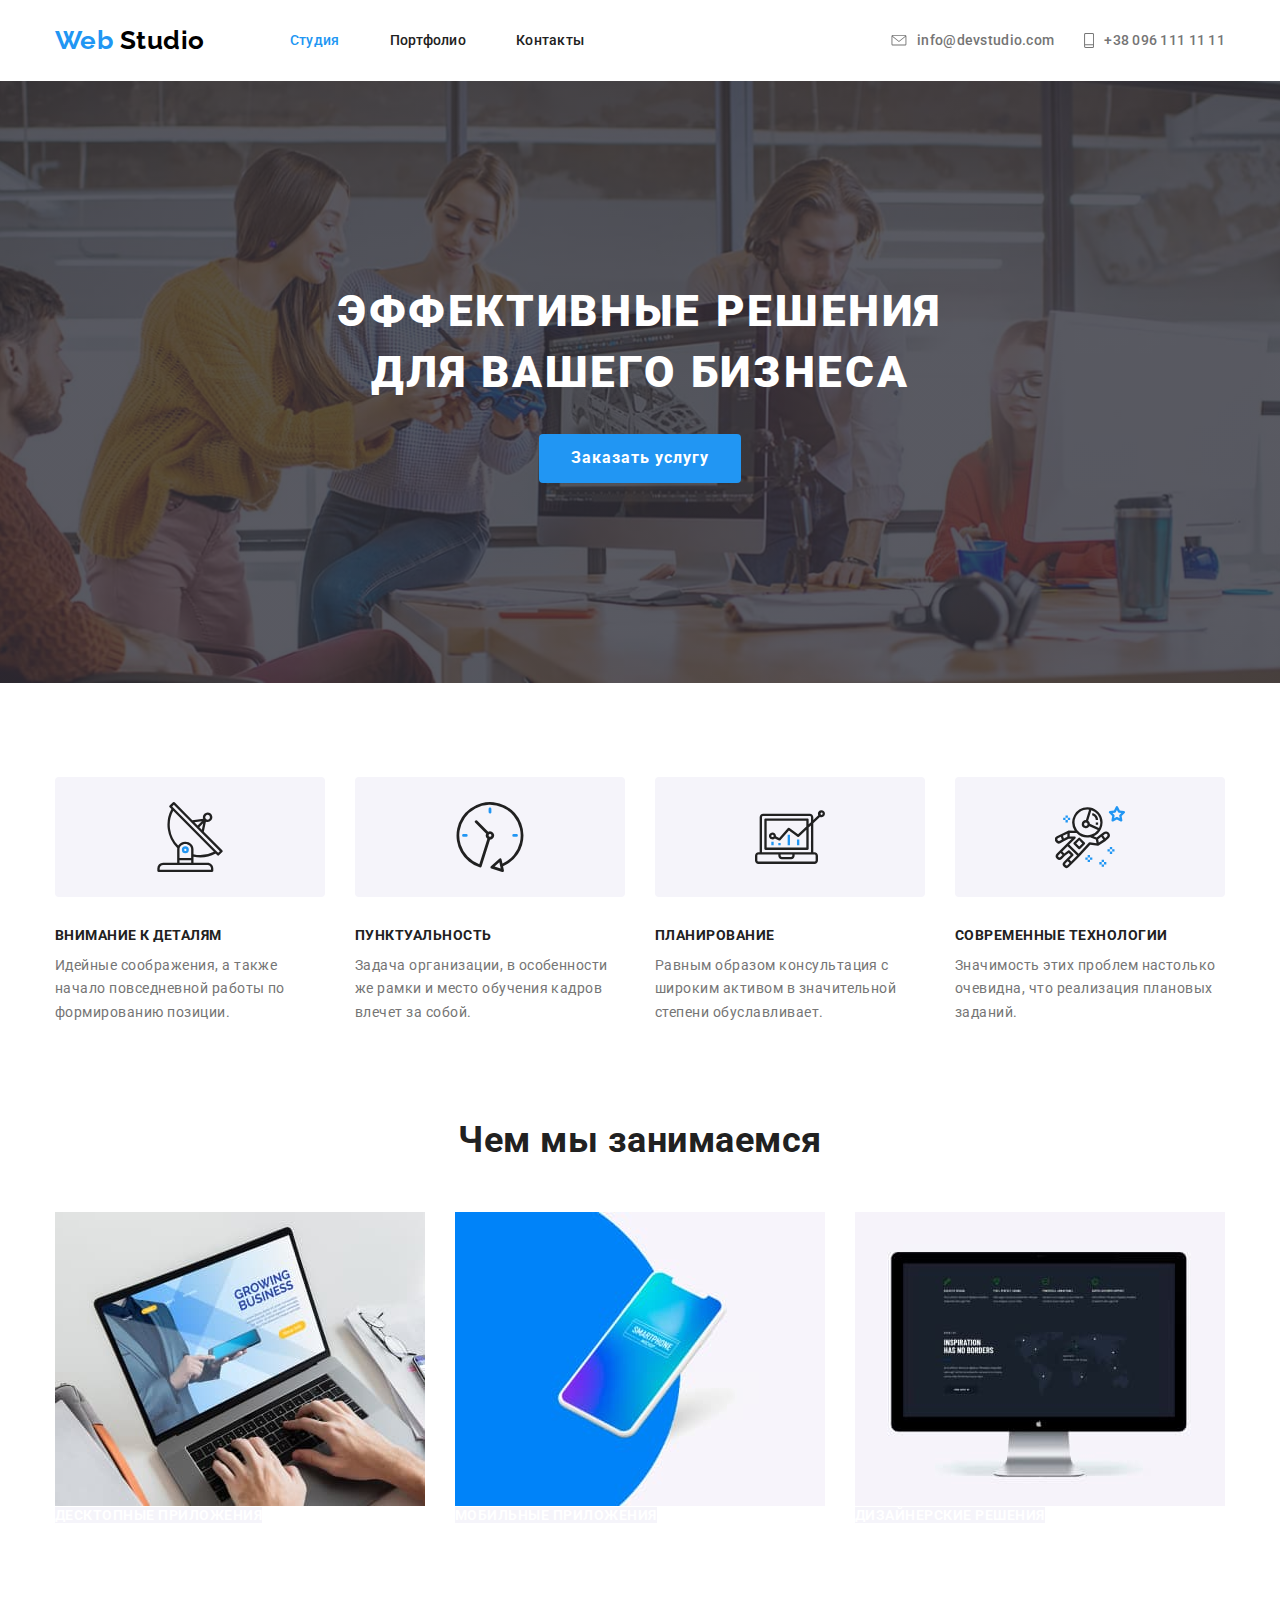
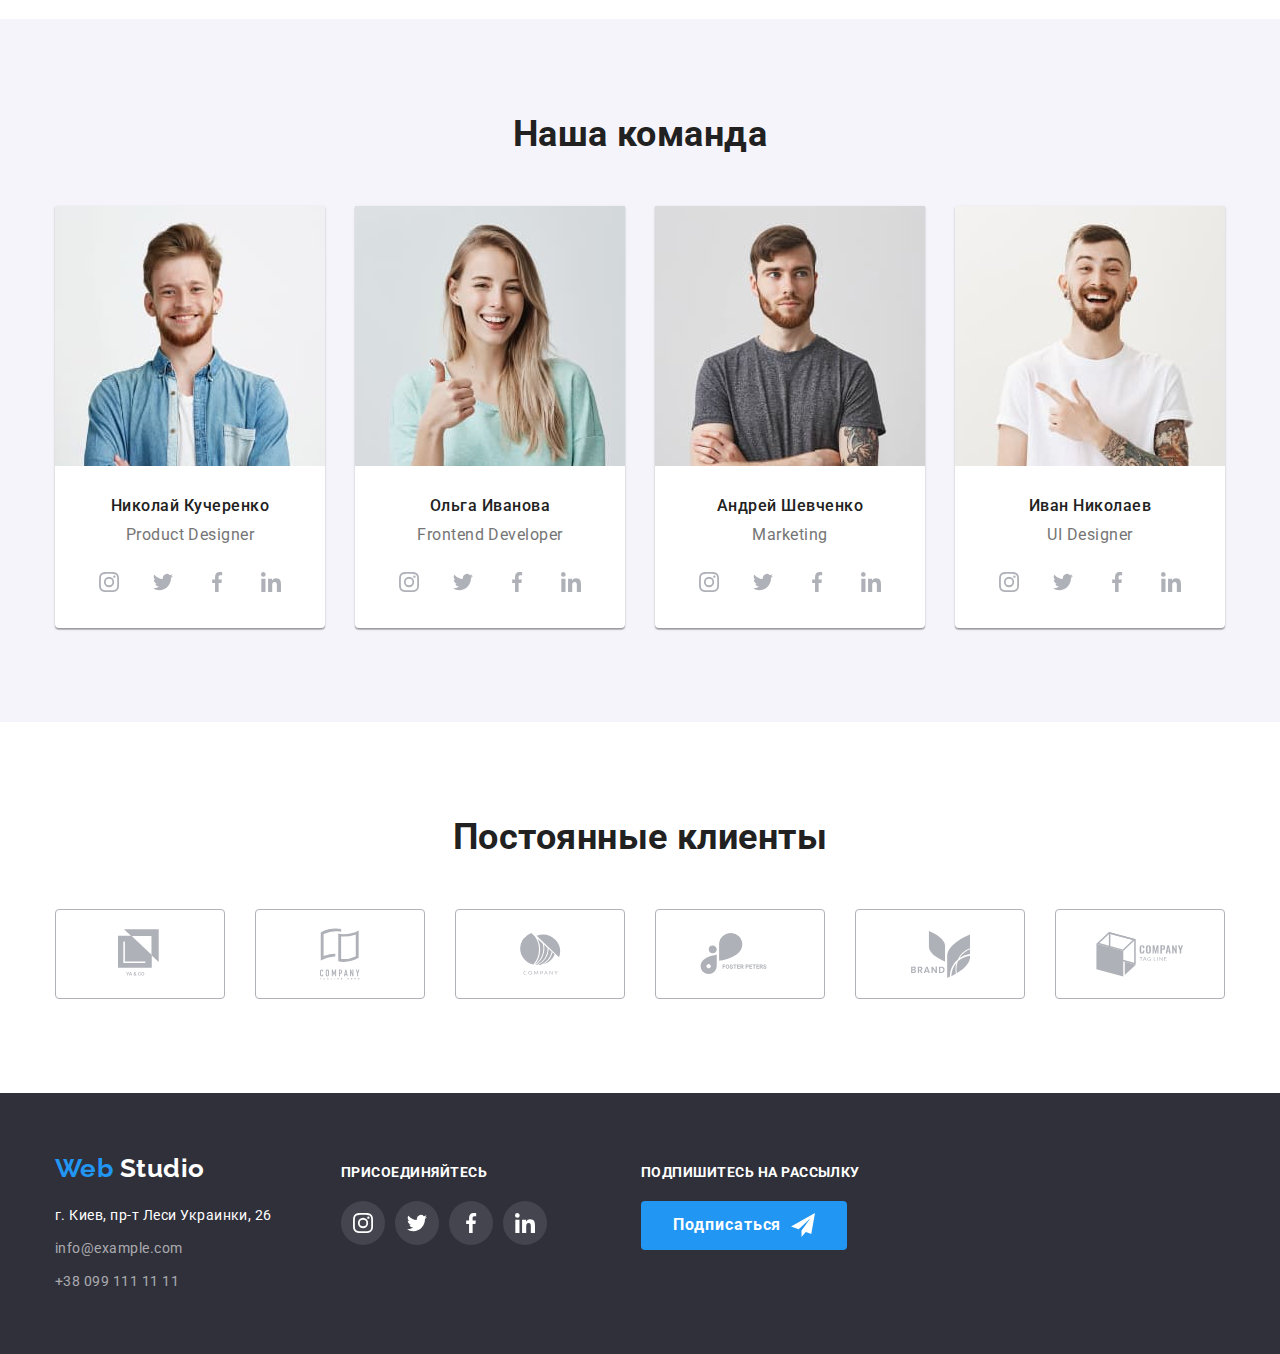
<file: index.html>
<!DOCTYPE html>
<html lang="ru">
  <head>
    <meta charset="UTF-8" />
    <meta name="viewport" content="width=device-width, initial-scale=1.0" />
    <title>Web Studio</title>
    <link
      href="https://fonts.googleapis.com/css2?family=Raleway:wght@700&family=Roboto:wght@400;500;700;900&display=swap"
      rel="stylesheet"
    />
    <link
      rel="stylesheet"
      href="https://cdnjs.cloudflare.com/ajax/libs/modern-normalize/0.6.0/modern-normalize.min.css"
    />
    <link rel="stylesheet" href="./css/main.css" />
  </head>
  <body>
    <!--Шапка сайта-->
    <header class="page-header">
      <!-- <div class="conteiner"> -->
      <div class="conteiner header-main-nav">
        <nav class="main-nav">
          <a href="./index.html" class="logo" lang="en"
            >Web <span class="logo-primary">Studio</span></a
          >
          <ul class="site-nav list">
            <li class="item"><a href="" class="link current">Студия</a></li>
            <li class="item">
              <a href="./portfolio.html" class="link">Портфолио</a>
            </li>
            <li class="item"><a href="" class="link">Контакты</a></li>
          </ul>
        </nav>
        <address class="auth-nav">
          <a href="mailto:info@devstudio.com" class="link item">
            <svg class="icon-mail">
              <use href="./images/sprite.svg#icon-envelope"></use>
            </svg>
            info@devstudio.com</a
          >
          <a href="tel:+380961111111" class="link item">
            <svg class="icon-phone">
              <use href="./images/sprite.svg#icon-smartphone"></use>
            </svg>
            +38 096 111 11 11</a
          >
        </address>
      </div>
      <!-- </div> -->
    </header>
    <main>
      <!--Герой-->
      <section class="hero">
        <div class="hero-conteiner">
          <h1 class="hero-title">
            Эффективные решения для вашего бизнеса
          </h1>
          <a href="" class="button">Заказать услугу</a>
        </div>
      </section>
      <!--Приоритет-->
      <section class="section">
        <div class="conteiner">
          <h2 class="visually-hidden">Приоритет</h2>
          <ul class="priority list">
            <li class="priority-item">
              <div class="icon-conteiner">
                <svg class="icon-antenna">
                  <use href="./images/sprite.svg#icon-antenna-1"></use>
                </svg>
              </div>
              <h3 class="title">Внимание к деталям</h3>
              <p class="text">
                Идейные соображения, а также начало повседневной работы по
                формированию позиции.
              </p>
            </li>
            <li class="priority-item">
              <div class="icon-conteiner">
                <svg class="icon-antenna">
                  <use href="./images/sprite.svg#icon-clock-1"></use>
                </svg>
              </div>
              <h3 class="title">Пунктуальность</h3>
              <p class="text">
                Задача организации, в особенности же рамки и место обучения
                кадров влечет за собой.
              </p>
            </li>
            <li class="priority-item">
              <div class="icon-conteiner">
                <svg class="icon-antenna">
                  <use href="./images/sprite.svg#icon-diagram-1"></use>
                </svg>
              </div>
              <h3 class="title">Планирование</h3>
              <p class="text">
                Равным образом консультация с широким активом в значительной
                степени обуславливает.
              </p>
            </li>
            <li class="priority-item">
              <div class="icon-conteiner">
                <svg class="icon-antenna">
                  <use href="./images/sprite.svg#icon-astronaut-1"></use>
                </svg>
              </div>
              <h3 class="title">Современные технологии</h3>
              <p class="text">
                Значимость этих проблем настолько очевидна, что реализация
                плановых заданий.
              </p>
            </li>
          </ul>
        </div>
      </section>
      <!--Чем мы занимаемся-->
      <section class="section-no-padding">
        <div class="conteiner">
          <h2 class="section-title">Чем мы занимаемся</h2>
          <ul class="work-list list">
            <li class="work-item">
              <img
                class="img"
                src="./images/growing-business.jpg"
                alt="ноутбук"
                width="370"
                height="294"
              />
              <a href="" class="work-link">Десктопные приложения</a>
            </li>
            <li class="work-item">
              <img
                class="img"
                src="./images/mobile-applications.jpg"
                alt="мобильный-телефон"
                width="370"
                height="294"
              />
              <a href="" class="work-link">Мобильные приложения</a>
            </li>
            <li class="work-item">
              <img
                class="img"
                src="./images/designer-groves.jpg"
                alt="экран-компьютера"
                width="370"
                height="294"
              />
              <a href="" class="work-link">Дизайнерские решения</a>
            </li>
          </ul>
        </div>
      </section>
      <!--Наша команда-->
      <section class="our-team section">
        <div class="conteiner">
          <h2 class="section-title">Наша команда</h2>
          <ul class="team list">
            <li class="team-item">
              <img
                class="img"
                src="./images/team-1.jpg"
                alt="николай-кучеренко"
                width="270"
                height="260"
              />
              <div class="team-content">
                <h3 class="team-title">Николай Кучеренко</h3>
                <p class="team-text" lang="en">Product Designer</p>
                <ul class="list social-network">
                  <li>
                    <a href="" class="link" aria-label="ссылка на instagram">
                      <svg class="icon-social-network">
                        <use href="./images/sprite.svg#icon-instagram"></use>
                      </svg>
                    </a>
                  </li>
                  <li>
                    <a href="" class="link" aria-label="ссылка на twitter">
                      <svg class="icon-social-network">
                        <use href="./images/sprite.svg#icon-twitter"></use>
                      </svg>
                    </a>
                  </li>
                  <li>
                    <a href="" class="link" aria-label="ссылка на facebook">
                      <svg class="icon-social-network">
                        <use href="./images/sprite.svg#icon-facebook"></use>
                      </svg>
                    </a>
                  </li>
                  <li>
                    <a href="" class="link" aria-label="ссылка на linkedin">
                      <svg class="icon-social-network">
                        <use href="./images/sprite.svg#icon-linkedin"></use>
                      </svg>
                    </a>
                  </li>
                </ul>
              </div>
            </li>
            <li class="team-item">
              <img
                class="img"
                src="./images/team-2.jpg"
                alt="ольга-иванова"
                width="270"
                height="260"
              />
              <div class="team-content">
                <h3 class="team-title">Ольга Иванова</h3>
                <p class="team-text" lang="en">Frontend Developer</p>
                <ul class="list social-network">
                  <li>
                    <a href="" class="link" aria-label="ссылка на instagram">
                      <svg class="icon-social-network">
                        <use href="./images/sprite.svg#icon-instagram"></use>
                      </svg>
                    </a>
                  </li>
                  <li>
                    <a href="" class="link" aria-label="ссылка на twitter">
                      <svg class="icon-social-network">
                        <use href="./images/sprite.svg#icon-twitter"></use>
                      </svg>
                    </a>
                  </li>
                  <li>
                    <a href="" class="link" aria-label="ссылка на facebook">
                      <svg class="icon-social-network">
                        <use href="./images/sprite.svg#icon-facebook"></use>
                      </svg>
                    </a>
                  </li>
                  <li>
                    <a href="" class="link" aria-label="ссылка на linkedin">
                      <svg class="icon-social-network">
                        <use href="./images/sprite.svg#icon-linkedin"></use>
                      </svg>
                    </a>
                  </li>
                </ul>
              </div>
            </li>
            <li class="team-item">
              <img
                class="img"
                src="./images/team-3.jpg"
                alt="андрей-шевченко"
                width="270"
                height="260"
              />
              <div class="team-content">
                <h3 class="team-title">Андрей Шевченко</h3>
                <p class="team-text" lang="en">Marketing</p>
                <ul class="list social-network">
                  <li>
                    <a href="" class="link" aria-label="ссылка на instagram">
                      <svg class="icon-social-network">
                        <use href="./images/sprite.svg#icon-instagram"></use>
                      </svg>
                    </a>
                  </li>
                  <li>
                    <a href="" class="link" aria-label="ссылка на twitter">
                      <svg class="icon-social-network">
                        <use href="./images/sprite.svg#icon-twitter"></use>
                      </svg>
                    </a>
                  </li>
                  <li>
                    <a href="" class="link" aria-label="ссылка на facebook">
                      <svg class="icon-social-network">
                        <use href="./images/sprite.svg#icon-facebook"></use>
                      </svg>
                    </a>
                  </li>
                  <li>
                    <a href="" class="link" aria-label="ссылка на linkedin">
                      <svg class="icon-social-network">
                        <use href="./images/sprite.svg#icon-linkedin"></use>
                      </svg>
                    </a>
                  </li>
                </ul>
              </div>
            </li>
            <li class="team-item">
              <img
                class="img"
                src="./images/team-4.jpg"
                alt="иван-николаев"
                width="270"
                height="260"
              />
              <div class="team-content">
                <h3 class="team-title">Иван Николаев</h3>
                <p class="team-text" lang="en">UI Designer</p>
                <ul class="list social-network">
                  <li>
                    <a href="" class="link" aria-label="ссылка на instagram">
                      <svg class="icon-social-network">
                        <use href="./images/sprite.svg#icon-instagram"></use>
                      </svg>
                    </a>
                  </li>
                  <li>
                    <a href="" class="link" aria-label="ссылка на twitter">
                      <svg class="icon-social-network">
                        <use href="./images/sprite.svg#icon-twitter"></use>
                      </svg>
                    </a>
                  </li>
                  <li>
                    <a href="" class="link" aria-label="ссылка на facebook">
                      <svg class="icon-social-network">
                        <use href="./images/sprite.svg#icon-facebook"></use>
                      </svg>
                    </a>
                  </li>
                  <li>
                    <a href="" class="link" aria-label="ссылка на linkedin">
                      <svg class="icon-social-network">
                        <use href="./images/sprite.svg#icon-linkedin"></use>
                      </svg>
                    </a>
                  </li>
                </ul>
              </div>
            </li>
          </ul>
        </div>
      </section>
      <!--Постоянные клиенты-->
      <section class="section">
        <div class="conteiner">
          <h2 class="section-title">Постоянные клиенты</h2>
          <ul class="list customers">
            <li class="item-customers">
              <a
                href=""
                aria-label="ссылка на компанию-1"
                class="link-customers"
              >
                <svg class="icon-logo" width="45" height="50">
                  <use href="./images/sprite.svg#icon-logo-1"></use>
                </svg>
              </a>
            </li>
            <li class="item-customers">
              <a
                href=""
                aria-label="ссылка на компанию-2"
                class="link-customers"
              >
                <svg class="icon-logo" width="40" height="52">
                  <use href="./images/sprite.svg#icon-logo-2"></use>
                </svg>
              </a>
            </li>
            <li class="item-customers">
              <a
                href=""
                aria-label="ссылка на компанию-3"
                class="link-customers"
              >
                <svg class="icon-logo" width="41" height="42">
                  <use href="./images/sprite.svg#icon-logo-3"></use>
                </svg>
              </a>
            </li>
            <li class="item-customers">
              <a
                href=""
                aria-label="ссылка на компанию-4"
                class="link-customers"
              >
                <svg class="icon-logo" width="80" height="42">
                  <use href="./images/sprite.svg#icon-logo-4"></use>
                </svg>
              </a>
            </li>
            <li class="item-customers">
              <a
                href=""
                aria-label="ссылка на компанию-5"
                class="link-customers"
              >
                <svg class="icon-logo" width="59" height="47">
                  <use href="./images/sprite.svg#icon-logo-5"></use>
                </svg>
              </a>
            </li>
            <li class="item-customers">
              <a
                href=""
                aria-label="ссылка на компанию-6"
                class="link-customers"
              >
                <svg class="icon-logo" width="88" height="45">
                  <use href="./images/sprite.svg#icon-logo-6"></use>
                </svg>
              </a>
            </li>
          </ul>
        </div>
      </section>
    </main>
    <!--Подвал-->
    <footer class="footer">
      <div class="conteiner">
        <div class="flex-footer">
          <!-- Первый контейнер -->
          <div class="info">
            <a href="./index.html" class="logo" lang="en"
              >Web <span class="logo-secondary">Studio</span>
            </a>
            <address class="address">
              <a class="map link" href="./index.html"
                >г. Киев, пр-т Леси Украинки, 26</a
              >
              <a class="mail-link link" href="mailto:info@example.com"
                >info@example.com</a
              >
              <a href="tel:+380991111111" class="link">+38 099 111 11 11</a>
            </address>
          </div>
          <!-- Второй контейнер -->
          <div class="join join-in">
            <b class="join-text">Присоединяйтесь</b>
            <ul class="list link-footer">
              <li class="item-footer">
                <a
                  href=""
                  class="link social-network-footer"
                  aria-label="ссылка на instagram"
                >
                  <svg class="icon-link-footer">
                    <use href="./images/sprite.svg#icon-instagram"></use>
                  </svg>
                </a>
              </li>
              <li class="item-footer">
                <a
                  href=""
                  class="link social-network-footer"
                  aria-label="ссылка на twitter"
                >
                  <svg class="icon-link-footer">
                    <use href="./images/sprite.svg#icon-twitter"></use>
                  </svg>
                </a>
              </li>
              <li class="item-footer">
                <a
                  href=""
                  class="link social-network-footer"
                  aria-label="ссылка на facebook"
                >
                  <svg class="icon-link-footer">
                    <use href="./images/sprite.svg#icon-facebook"></use>
                  </svg>
                </a>
              </li>
              <li class="item-footer">
                <a
                  href=""
                  class="link social-network-footer"
                  aria-label="ссылка на linkedin"
                >
                  <svg class="icon-link-footer">
                    <use href="./images/sprite.svg#icon-linkedin"></use>
                  </svg>
                </a>
              </li>
            </ul>
          </div>
          <!-- Третий контейнер -->
          <div class="join">
            <b class="join-text">Подпишитесь на рассылку</b>
            <a href="" class="button button-icon"
              >Подписаться
              <svg class="icon-plane">
                <use href="./images/sprite.svg#icon-plane"></use>
              </svg>
            </a>
          </div>
        </div>
        <!-- Копирайт
          <p class="copy">2020 | Developed by GoIT Students</p> -->
      </div>
    </footer>
  </body>
</html>
</file>
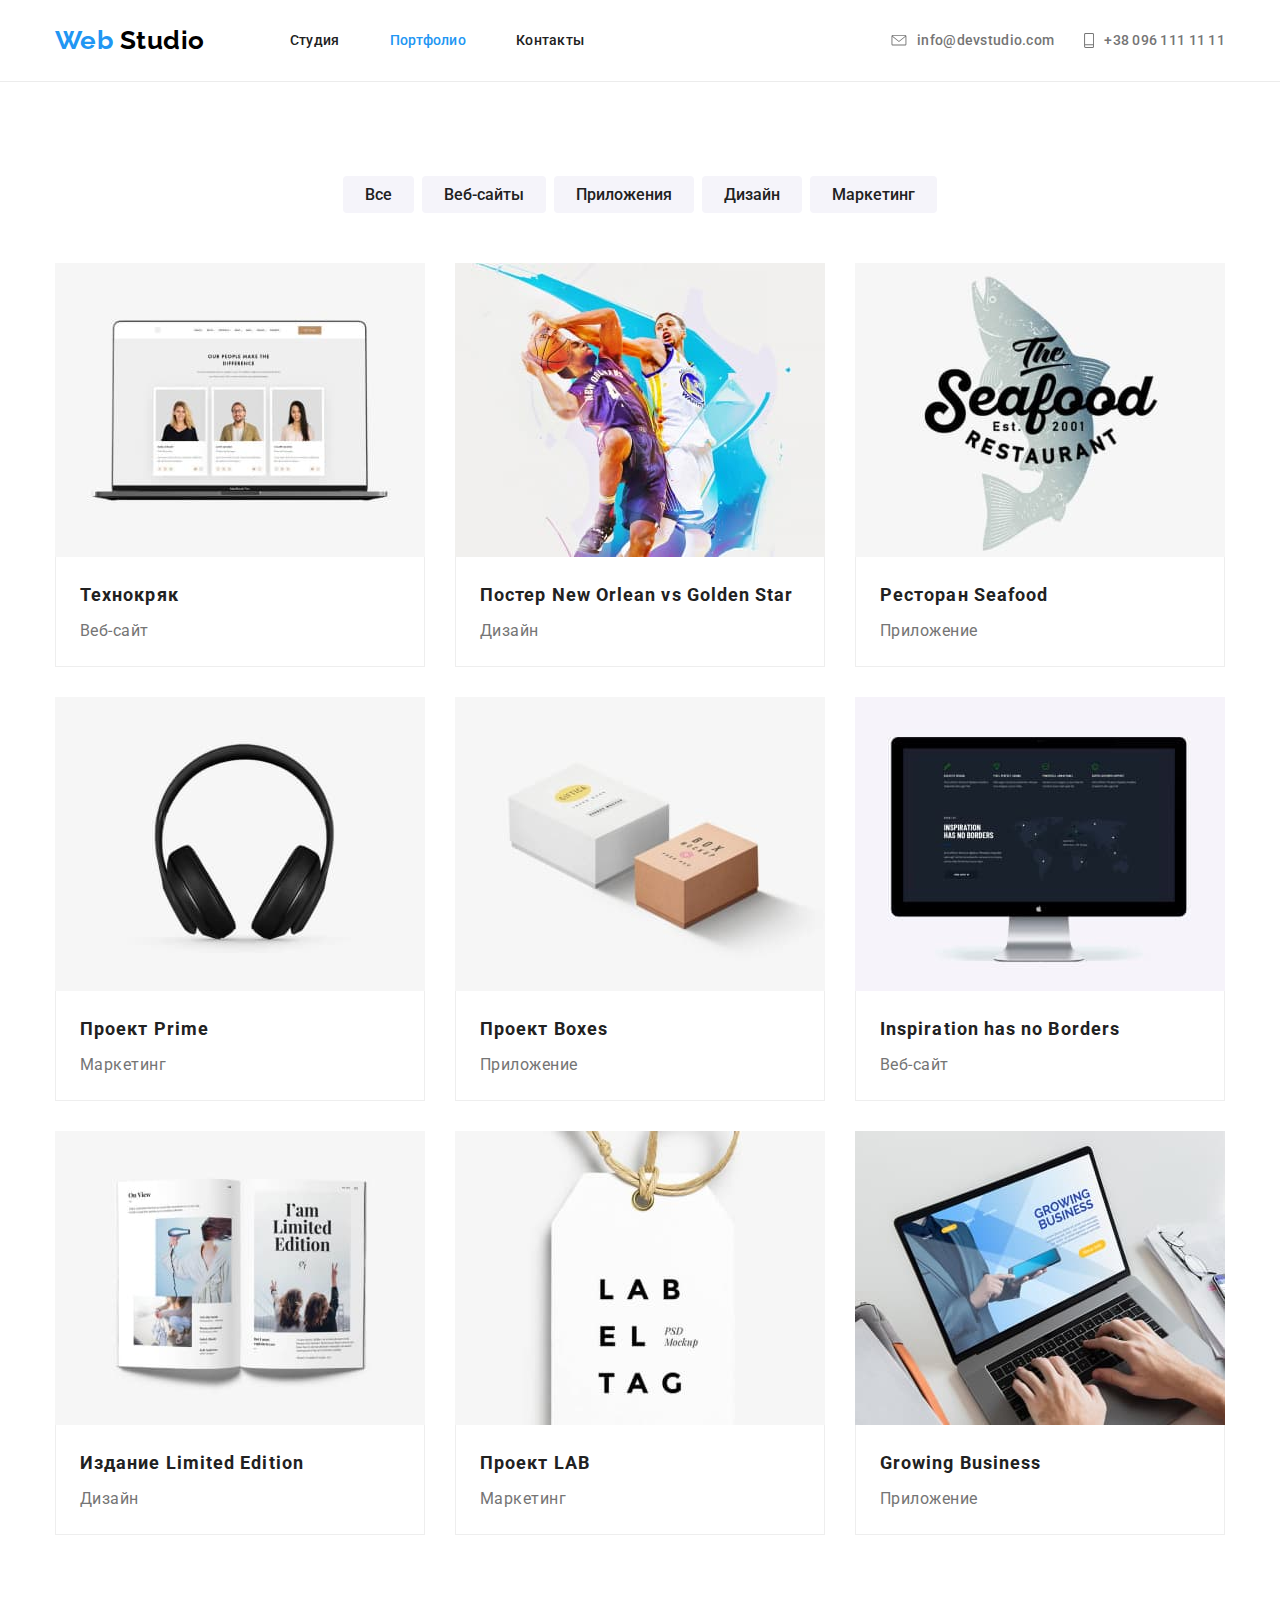
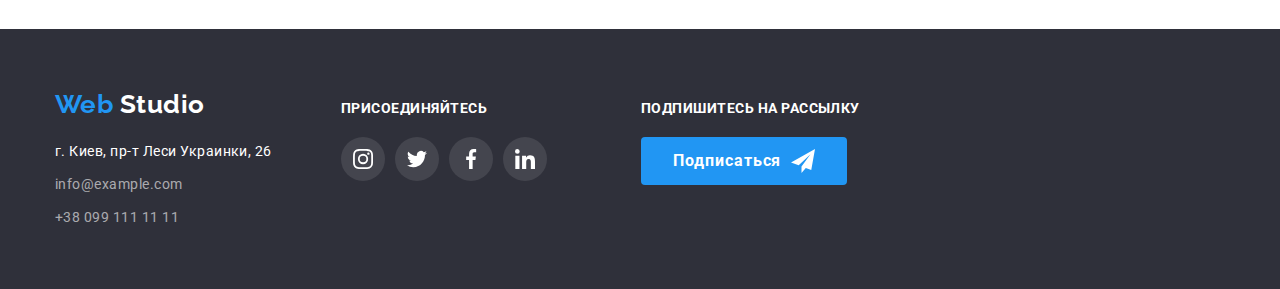
<file: portfolio.html>
<!DOCTYPE html>
<html lang="ru">
  <head>
    <meta charset="UTF-8" />
    <meta name="viewport" content="width=device-width, initial-scale=1.0" />
    <title>Portfolio</title>
    <link
      href="https://fonts.googleapis.com/css2?family=Raleway:wght@700&family=Roboto:wght@400;500;700;900&display=swap"
      rel="stylesheet"
    />
    <link
      rel="stylesheet"
      href="https://cdnjs.cloudflare.com/ajax/libs/modern-normalize/0.6.0/modern-normalize.min.css"
    />
    <link rel="stylesheet" href="./css/main.css" />
  </head>
  <body>
    <!--Шапка сайта-->
    <header class="page-header header-portfolio">
      <div class="conteiner header-main-nav">
        <nav class="main-nav">
          <a href="./index.html" class="logo" lang="en"
            >Web <span class="logo-primary">Studio</span></a
          >
          <ul class="site-nav list">
            <li class="item"><a href="./index.html" class="link">Студия</a></li>
            <li class="item"><a href="" class="link current">Портфолио</a></li>
            <li class="item"><a href="" class="link">Контакты</a></li>
          </ul>
        </nav>
        <address class="auth-nav">
          <a href="mailto:info@devstudio.com" class="link item">
            <svg class="icon-mail">
              <use href="./images/sprite.svg#icon-envelope"></use>
            </svg>
            info@devstudio.com</a
          >
          <a href="tel:+380961111111" class="link item">
            <svg class="icon-phone">
              <use href="./images/sprite.svg#icon-smartphone"></use>
            </svg>
            +38 096 111 11 11</a
          >
        </address>
      </div>
    </header>
    <!--Filter-->
    <main>
      <section class="section">
        <div class="conteiner">
          <h1 class="visually-hidden">Наши работы</h1>
          <ul class="filter list">
            <li class="item">
              <button type="button" class="radio-btn">Все</button>
            </li>
            <li class="item">
              <button type="button" class="radio-btn">Веб-сайты</button>
            </li>
            <li class="item">
              <button type="button" class="radio-btn">Приложения</button>
            </li>
            <li class="item">
              <button type="button" class="radio-btn">Дизайн</button>
            </li>
            <li class="item">
              <button type="button" class="radio-btn">Маркетинг</button>
            </li>
          </ul>
          <!-- Наши работы -->
          <ul class="list portfolio">
            <li class="card">
              <a href="" class="portfolio-link">
                <img
                  class="card-img"
                  src="./images/tehnokriak.jpg"
                  alt="ноутбук"
                  width="370"
                  height="294"
                />
                <div class="card-content">
                  <h2 class="portfolio-title">Технокряк</h2>
                  <p class="portfolio-text">Веб-сайт</p>
                </div>
                <p class="portfolio-text-hover">
                  Технокряк это современная площадка распространения
                  коронавируса. Компании используют эту платформу для цифрового
                  шпионажа и атак на защищённые сервера конкурентов.
                </p>
              </a>
            </li>
            <li class="card">
              <a href="" class="portfolio-link">
                <img
                  class="card-img"
                  src="./images/poster.jpg"
                  alt="Постер"
                  width="370"
                  height="294"
                />
                <div class="card-content">
                  <h2 class="portfolio-title">
                    Постер <span lang="en">New Orlean vs Golden Star</span>
                  </h2>
                  <p class="portfolio-text">Дизайн</p>
                </div>
                <p class="portfolio-text-hover">
                  Lorem ipsum dolor sit amet, consectetur adipisicing elit.
                  Asperiores officiis magni perferendis voluptate nulla quod, at
                  rerum minus dignissimos.
                </p>
              </a>
            </li>
            <li class="card">
              <a href="" class="portfolio-link"
                ><img
                  class="card-img"
                  src="./images/seafood.jpg"
                  alt="рыба"
                  width="370"
                  height="294"
                />
                <div class="card-content">
                  <h2 class="portfolio-title">
                    Ресторан <span lang="en">Seafood</span>
                  </h2>
                  <p class="portfolio-text">Приложение</p>
                </div>
                <p class="portfolio-text-hover">
                  Lorem ipsum dolor sit amet, consectetur adipisicing elit.
                  Asperiores officiis magni perferendis voluptate nulla quod, at
                  rerum minus dignissimos.
                </p>
              </a>
            </li>
            <li class="card">
              <a href="" class="portfolio-link"
                ><img
                  class="card-img"
                  src="./images/project-prime.jpg"
                  alt="наушники"
                  width="370"
                  height="294"
                />
                <div class="card-content">
                  <h2 class="portfolio-title">
                    Проект <span lang="en">Prime</span>
                  </h2>
                  <p class="portfolio-text">Маркетинг</p>
                </div>
                <p class="portfolio-text-hover">
                  Lorem ipsum dolor sit amet, consectetur adipisicing elit.
                  Asperiores officiis magni perferendis voluptate nulla quod, at
                  rerum minus dignissimos.
                </p>
              </a>
            </li>
            <li class="card">
              <a href="" class="portfolio-link"
                ><img
                  class="card-img"
                  src="./images/project-boxes.jpg"
                  alt="коробки"
                  width="370"
                  height="294"
                />
                <div class="card-content">
                  <h2 class="portfolio-title">
                    Проект <span lang="en">Boxes</span>
                  </h2>
                  <p class="portfolio-text">Приложение</p>
                </div>
                <p class="portfolio-text-hover">
                  Lorem ipsum dolor sit amet, consectetur adipisicing elit.
                  Asperiores officiis magni perferendis voluptate nulla quod, at
                  rerum minus dignissimos.
                </p>
              </a>
            </li>
            <li class="card">
              <a href="" class="portfolio-link"
                ><img
                  class="card-img"
                  src="./images/designer-groves.jpg"
                  alt="экран"
                  width="370"
                  height="294"
                />
                <div class="card-content">
                  <h2 class="portfolio-title" lang="en">
                    Inspiration has no Borders
                  </h2>
                  <p class="portfolio-text">Веб-сайт</p>
                </div>
                <p class="portfolio-text-hover">
                  Lorem ipsum dolor sit amet, consectetur adipisicing elit.
                  Asperiores officiis magni perferendis voluptate nulla quod, at
                  rerum minus dignissimos.
                </p>
              </a>
            </li>
            <li class="card">
              <a href="" class="portfolio-link"
                ><img
                  class="card-img"
                  src="./images/limited-edition.jpg"
                  alt="журнал"
                  width="370"
                  height="294"
                />
                <div class="card-content">
                  <h2 class="portfolio-title">
                    Издание <span lang="en">Limited Edition</span>
                  </h2>
                  <p class="portfolio-text">Дизайн</p>
                </div>
                <p class="portfolio-text-hover">
                  Lorem ipsum dolor sit amet, consectetur adipisicing elit.
                  Asperiores officiis magni perferendis voluptate nulla quod, at
                  rerum minus dignissimos.
                </p>
              </a>
            </li>
            <li class="card">
              <a href="" class="portfolio-link"
                ><img
                  class="card-img"
                  src="./images/progect-lab.jpg"
                  alt="ярлык"
                  width="370"
                  height="294"
                />
                <div class="card-content">
                  <h2 class="portfolio-title">
                    Проект <span lang="en">LAB</span>
                  </h2>
                  <p class="portfolio-text">Маркетинг</p>
                </div>
                <p class="portfolio-text-hover">
                  Lorem ipsum dolor sit amet, consectetur adipisicing elit.
                  Asperiores officiis magni perferendis voluptate nulla quod, at
                  rerum minus dignissimos.
                </p>
              </a>
            </li>
            <li class="card">
              <a href="" class="portfolio-link"
                ><img
                  class="card-img"
                  src="./images/growing-business.jpg"
                  alt="ноутбук"
                  width="370"
                  height="294"
                />
                <div class="card-content">
                  <h2 class="portfolio-title" lang="en">Growing Business</h2>
                  <p class="portfolio-text">Приложение</p>
                </div>
                <p class="portfolio-text-hover">
                  Lorem ipsum dolor sit amet, consectetur adipisicing elit.
                  Asperiores officiis magni perferendis voluptate nulla quod, at
                  rerum minus dignissimos.
                </p>
              </a>
            </li>
          </ul>
        </div>
      </section>
    </main>
    <!--Подвал портфолио-->
    <footer class="footer">
      <div class="conteiner">
        <div class="flex-footer">
          <!-- Первый контейнер -->
          <div class="info">
            <a href="./index.html" class="logo" lang="en"
              >Web <span class="logo-secondary">Studio</span>
            </a>
            <address class="address">
              <a class="map link" href="./index.html"
                >г. Киев, пр-т Леси Украинки, 26</a
              >
              <a class="mail-link link" href="mailto:info@example.com"
                >info@example.com</a
              >
              <a href="tel:+380991111111" class="link">+38 099 111 11 11</a>
            </address>
          </div>
          <!-- Второй контейнер -->
          <div class="join join-in">
            <b class="join-text">Присоединяйтесь</b>
            <ul class="list link-footer">
              <li class="item-footer">
                <a
                  href=""
                  class="link social-network-footer"
                  aria-label="ссылка на instagram"
                >
                  <svg class="icon-link-footer">
                    <use href="./images/sprite.svg#icon-instagram"></use>
                  </svg>
                </a>
              </li>
              <li class="item-footer">
                <a
                  href=""
                  class="link social-network-footer"
                  aria-label="ссылка на twitter"
                >
                  <svg class="icon-link-footer">
                    <use href="./images/sprite.svg#icon-twitter"></use>
                  </svg>
                </a>
              </li>
              <li class="item-footer">
                <a
                  href=""
                  class="link social-network-footer"
                  aria-label="ссылка на facebook"
                >
                  <svg class="icon-link-footer">
                    <use href="./images/sprite.svg#icon-facebook"></use>
                  </svg>
                </a>
              </li>
              <li class="item-footer">
                <a
                  href=""
                  class="link social-network-footer"
                  aria-label="ссылка на linkedin"
                >
                  <svg class="icon-link-footer">
                    <use href="./images/sprite.svg#icon-linkedin"></use>
                  </svg>
                </a>
              </li>
            </ul>
          </div>
          <!-- Третий контейнер -->
          <div class="join">
            <b class="join-text">Подпишитесь на рассылку</b>
            <a href="" class="button button-icon"
              >Подписаться
              <svg class="icon-plane">
                <use href="./images/sprite.svg#icon-plane"></use>
              </svg>
            </a>
          </div>
        </div>
        <!-- Копирайт
          <p class="copy">2020 | Developed by GoIT Students</p> -->
      </div>
    </footer>
  </body>
</html>
</file>
<file: css/main.css>
:root {
  --primary-text-color: #757575; /*Главный цвет текста*/
  --secondary-text-color: #212121; /*Цвет текста заголовков*/
  --accent-color: #2196f3; /*Цвет акцентов*/
  --white-text-color: #ffffff; /*Белый цвет текста*/
  /* --font-family: 'Roboto', sans-serif; Основной шрифт */
  --primary-bg-color: #ffffff; /*Главный цвет фона*/
  --secondary-bg-color: #f5f4fa; /*Вторичный цвет фона*/
  --primari-social-network-color: #afb1b8; /*Главный цвет соцсетей*/
}
/*Главный цвет текста #757575*/
/*Вторичный цвет текста #212121*/
/*Цвет акцентов #2196f3*/
/*Белый цвет текста #ffffff*/
/*Основной цвет фона #ffffff*/
/*Вторичный цвет фона #F5F4FA*/

body {
  background-color: var(--primary-bg-color);
  color: var(--primary-text-color);

  font-family: Roboto, sans-serif;
  letter-spacing: 0.03em;
  /* font-weight: 400; */
}

/*Conteiner*/
.conteiner {
  /* outline: 2px solid blueviolet; */
  margin-left: auto;
  margin-right: auto;
  width: 1200px;
  padding-left: 15px;
  padding-right: 15px;
}

.list {
  padding: 0;
  margin: 0;
  list-style: none;
}

.visually-hidden {
  position: absolute;
  width: 1px;
  height: 1px;
  margin: -1px;
  border: 0;
  padding: 0;
  clip: rect(0 0 0 0);
  overflow: hidden;
}

.img {
  display: block;
  max-width: 100%;
  height: auto;
}

/*Button*/
.button {
  color: var(--white-text-color);
  background-color: var(--accent-color);

  border-radius: 4px;
  padding: 10px 32px;
  display: inline-block;
  min-width: 200px;

  font-family: Roboto;
  font-weight: 700;
  font-size: 16px;
  line-height: 1.8;
  letter-spacing: 0.06em;
  text-decoration: none;
  text-align: center;
}

/*Logo*/
.logo {
  color: var(--accent-color);

  font-family: Raleway, sans-serif;
  font-weight: 700;
  font-size: 26px;
  line-height: 1.2;
  text-decoration: none;
}

.logo-primary {
  color: #000000;
}

.logo-secondary {
  color: #ffffff;
}

.logo:focus {
  color: var(--accent-color);
}

/*Page-header*/
.page-header {
  background-color: var(--primary-bg-color);
}

.header-portfolio {
  border-bottom: 1px solid #ececec;
}

.header-main-nav {
  display: flex;
}

/*Main-nav*/
.main-nav {
  display: flex;
  align-items: center;
}

/* Site-nav, Aus-nav */

.site-nav {
  display: flex;
  margin-left: 85px;
}

.site-nav .item + .item {
  /* outline: 1px solid blueviolet; */
  margin-left: 50px;
}

/* .site-nav .item:not(:last-child) {
  outline: 1px solid blueviolet;
  margin-right: 50px;
} */
.site-nav .link {
  /*Сначало геометрия*/
  display: block;
  padding-top: 32px;
  padding-bottom: 32px;

  /*Цвет и шрифт*/
  color: var(--secondary-text-color);
  font-weight: 500;
  font-size: 14px;
  line-height: 1.2;
  letter-spacing: 0.02em;
  text-decoration: none;
}

.site-nav .link:hover,
.site-nav .link:focus {
  color: var(--accent-color);
}

.site-nav .link.current {
  color: var(--accent-color);
}

/*Auth-nav*/
.auth-nav {
  display: flex;
  align-items: center;
  margin-left: auto;
}

.auth-nav .item + .item {
  margin-left: 30px;
}

.auth-nav .link {
  display: inline-flex;
  justify-content: center;
  align-items: center;
  color: #757575;
  text-decoration: none;

  font-family: Roboto;
  font-style: normal;
  font-weight: 500;
  font-size: 14px;
  line-height: 1.15;
  letter-spacing: 0.02em;
}

.auth-nav .link:hover,
.auth-nav .link:focus {
  color: var(--accent-color);
  fill: var(--accent-color);
}

.icon-mail {
  width: 16px;
  height: 11.2px;
  margin-right: 10px;
  fill: currentColor;
}

.icon-phone {
  width: 10px;
  height: 15px;
  margin-right: 10px;
  fill: currentColor;
}

/* Hero */
.hero {
  /* outline: 2px solid blueviolet; */
  padding-top: 200px;
  padding-bottom: 200px;
  background-image: linear-gradient(
      to right,
      rgba(47, 48, 58, 0.8),
      rgba(47, 48, 58, 0.8)
    ),
    url('../images/Header-img.jpg');
  background-color: #2f303a;
  max-width: 1600px;
  min-height: 600px;
  margin-left: auto;
  margin-right: auto;
  background-repeat: no-repeat;
  background-position: center;
  background-size: cover;
}

.hero-conteiner {
  width: 630px;
  text-align: center;
  margin-right: auto;
  margin-left: auto;
}

.hero-title {
  margin-top: 0;
  margin-bottom: 30px;

  color: #ffffff;

  font-weight: 900;
  font-size: 44px;
  line-height: 1.4;
  letter-spacing: 0.06em;
  text-transform: uppercase;
}

/* Section */
.section {
  padding-top: 94px;
  padding-bottom: 94px;
}

.section-no-padding {
  padding-bottom: 94px;
}

.section-title {
  margin-top: 0;
  margin-bottom: 50px;
  color: var(--secondary-text-color);

  font-weight: 700;
  font-size: 36px;
  line-height: 1.2;
  text-align: center;
}

/* Priority */
.priority {
  display: flex;
  flex-wrap: wrap;
}

.priority .priority-item {
  width: calc((100% - 90px) / 4);
  margin-right: 30px;
}

.icon-conteiner {
  height: 120px;
  padding: 25px 100px;
  margin-bottom: 30px;
  border-radius: 4px;
  /* outline: 1px solid blueviolet; */

  background-position: center;
  background-color: #f5f4fa;
}

.icon-antenna {
  width: 70px;
  height: 70px;
}

/* .priority-item:nth-child(1)::before {
  background-image: url(../images/antenna-1.svg);
}

.priority-item:nth-child(2)::before {
  background-image: url(../images/clock-1.svg);
}

.priority-item:nth-child(3)::before {
  background-image: url(../images/diagram-1.svg);
}

.priority-item:nth-child(4)::before {
  background-image: url(../images/astronaut-1.svg);
} */

.priority .priority-item:nth-child(4n) {
  margin-right: 0;
}

.priority .title {
  margin-top: 0;
  margin-bottom: 10px;
  color: var(--secondary-text-color);

  font-weight: 700;
  font-size: 14px;
  line-height: 1.2;
  text-transform: uppercase;
}

.priority .text {
  margin-top: 0;
  margin-bottom: 0;
  font-size: 14px;
  line-height: 1.7;
}

/*Our work*/
.work-list {
  display: flex;
  flex-wrap: wrap;
}
.work-list .work-item {
  width: calc((100% - 60px) / 3);
  margin-right: 30px;
}

.work-list .work-item:nth-child(3n) {
  margin-right: 0;
}

.work-list .work-link:focus {
  color: var(--accent-color);
}

.work-list .work-link {
  color: #ffffff;
  background-color: var(--secondary-bg-color);

  font-weight: 700;
  font-size: 14px;
  line-height: 1.2;
  text-transform: uppercase;
  text-decoration: none;
}

/* Team */
.our-team {
  background-color: var(--secondary-bg-color);
}

.team {
  display: flex;
  flex-wrap: wrap;
}

.team .team-item {
  width: calc((100% - 90px) / 4);
  margin-right: 30px;
  background: #ffffff;

  box-shadow: 0px 2px 1px rgba(0, 0, 0, 0.2), 0px 1px 1px rgba(0, 0, 0, 0.14),
    0px 1px 3px rgba(0, 0, 0, 0.12);
  border-radius: 0px 0px 4px 4px;
}

.team .team-item:nth-child(4n) {
  margin-right: 0;
}

.team-content {
  padding: 30px 32px 24px;
}
.team .team-title {
  margin-top: 0;
  margin-bottom: 10px;
  color: var(--secondary-text-color);
  font-weight: 500;
  font-size: 16px;
  line-height: 1.2;
  text-align: center;
}

.team .team-text {
  margin-top: 0;
  margin-bottom: 16px;
  font-weight: 400;
  font-size: 16px;
  line-height: 1.2;
  text-align: center;
}

.social-network {
  display: flex;
  justify-content: space-between;
}

.social-network .link {
  display: inline-flex;
  align-items: center;
  justify-content: center;
  width: 44px;
  height: 44px;
  border-radius: 50%;

  color: var(--primari-social-network-color);
  text-decoration: none;
}

.social-network .link:hover,
.social-network .link:focus {
  color: var(--white-text-color);
  background-color: var(--accent-color);
}

.icon-social-network {
  width: 20px;
  height: 20px;
  fill: currentColor;
}

/*Customers*/
.customers {
  display: flex;
  flex-wrap: wrap;
}

.customers .item-customers:nth-child(6n) {
  margin-right: 0;
}

.customers .item-customers {
  margin-right: 30px;
}

.link-customers {
  display: flex;
  justify-content: center;
  align-items: center;

  width: 170px;
  height: 90px;
  border: 1px solid var(--primari-social-network-color);
  border-radius: 4px;
  color: var(--primari-social-network-color);
}

.icon-logo {
  fill: currentColor;
}

.link-customers:hover,
.link-customers:focus {
  border: 1px solid var(--accent-color);
  color: var(--accent-color);
}

/* .customers-conteiner {
  display: inline-flex;
  justify-content: center;
  align-items: center; 
}  */

/* .customers .link {
  color: var(--primary-text-color);
  text-decoration: none;
} */

/*Footer*/
.footer {
  background-color: #2f303a;
}

.footer .conteiner {
  padding-top: 60px;
  padding-bottom: 60px;
}

.flex-footer {
  display: flex;
  align-items: baseline;
}

/*Контейнер 1*/
.info {
  margin-right: 69px;
}

.info > .logo {
  display: block;
  margin-bottom: 20px;
}

.info .link {
  display: block;
  font-style: normal;
  font-weight: 400;
  font-size: 14px;
  line-height: 1.7;
  color: rgba(255, 255, 255, 0.6);
  text-decoration: none;
}
.mail-link {
  margin-bottom: 9px;
}

.info .link:focus {
  color: var(--accent-color);
}

.footer .map {
  color: #ffffff;
  font-style: normal;
  margin-top: 0;
  margin-bottom: 9px;
}

/*Контейнер 2*/
.join-in {
  margin-right: 94px;
}

.join-text {
  display: block;
  color: #ffffff;
  font-weight: 700;
  font-size: 14px;
  line-height: 1.2;
  text-transform: uppercase;
  margin-bottom: 20px;
}

.join-in .link-footer {
  display: flex;
  /* justify-content: space-between; */
}

.item-footer:not(:last-child) {
  margin-right: 10px;
}

.social-network-footer {
  display: inline-flex;
  align-items: center;
  justify-content: center;

  width: 44px;
  height: 44px;
  border-radius: 50%;

  background-color: rgb(255, 255, 255, 0.1);
}

.link-footer .link:hover,
.link-footer .link:focus {
  background-color: var(--accent-color);
}

.link-footer .icon-link-footer {
  width: 20px;
  height: 20px;
  fill: var(--white-text-color);
}

/* Контейнер 3 */
.join .button-icon {
  display: inline-flex;
  align-items: center;
}

.icon-plane {
  width: 24px;
  height: 24px;
  margin-left: 10px;
  fill: var(--white-text-color);
}

/*Portfolio*/
/*Filter*/
.filter {
  display: flex;
  justify-content: center;
  margin-bottom: 50px;
}

.filter .item {
  margin-right: 8px;
}

.filter .item:last-child {
  margin-right: 0;
}

.filter .radio-btn {
  color: #212121;
  background-color: var(--secondary-bg-color);
  font-weight: 500;
  font-size: 16px;
  line-height: 1.6;
  text-align: center;
  border: none;
  border-radius: 4px;
  padding: 6px 22px;
}

.filter .radio-btn:hover,
.filter .radio-btn:focus {
  background-color: var(--accent-color);
  color: var(--white-text-color);
  box-shadow: 0px 2px 2px rgba(0, 0, 0, 0.12), 0px 1px 2px rgba(0, 0, 0, 0.08),
    0px 3px 1px rgba(0, 0, 0, 0.1);
}

/*Portfolio*/
.portfolio {
  display: flex;
  flex-wrap: wrap;
}

.portfolio .card {
  /* outline: 2px solid blueviolet; */
  width: calc((100% - 60px) / 3);
  margin-right: 30px;
  margin-bottom: 30px;

  /* width: 370px;

  margin-right: 30px;
  margin-bottom: 30px; */
}

.portfolio .card:hover,
.portfolio .card:focus {
  box-shadow: 1px 4px 6px rgba(0, 0, 0, 0.16), 0px 4px 4px rgba(0, 0, 0, 0.06),
    0px 1px 1px rgba(0, 0, 0, 0.12);
}

.portfolio .card:nth-child(3n) {
  margin-right: 0;
}

.portfolio .card:nth-last-child(-n + 3) {
  margin-bottom: 0;
}

/* .portfolio .card:nth-child(3n) {
  margin-right: 0;
}

.portfolio .card:nth-last-child(-n + 3) {
  margin-bottom: 0;
} */
/* Альтернатива */
/* .portfolio .card:not(:nth-child(3n)) {
  margin-right: 30px;
} */

/* .portfolio .card:not(:nth-last-child(-n + 3)) {
  margin-bottom: 30px;
} */

.portfolio-link {
  display: block;
  text-decoration: none;
}

.portfolio .card-img {
  display: block;
  min-width: 100%;
  height: auto;
}

.card-content {
  background: #ffffff;
  border-left: 1px solid #eeeeee;
  border-right: 1px solid #eeeeee;
  border-bottom: 1px solid #eeeeee;
  padding-left: 24px;
  padding-right: 24px;
  padding-bottom: 20px;
  padding-top: 20px;
}

.portfolio-title {
  color: var(--secondary-text-color);

  margin-top: 0;
  margin-bottom: 4px;

  font-weight: 700;
  font-size: 18px;
  line-height: 2;
  letter-spacing: 0.06em;
}

.portfolio-text {
  color: var(--primary-text-color);

  margin-top: 0;
  margin-bottom: 0;

  font-weight: 400;
  font-size: 16px;
  line-height: 1.8;
}

.portfolio-text-hover {
  display: none;

  color: var(--white-text-color);
  background-color: var(--secondary-bg-color);

  margin-top: 0;
  margin-bottom: 0;

  font-weight: 400;
  font-size: 18px;
  line-height: 1.5;
}
</file>
